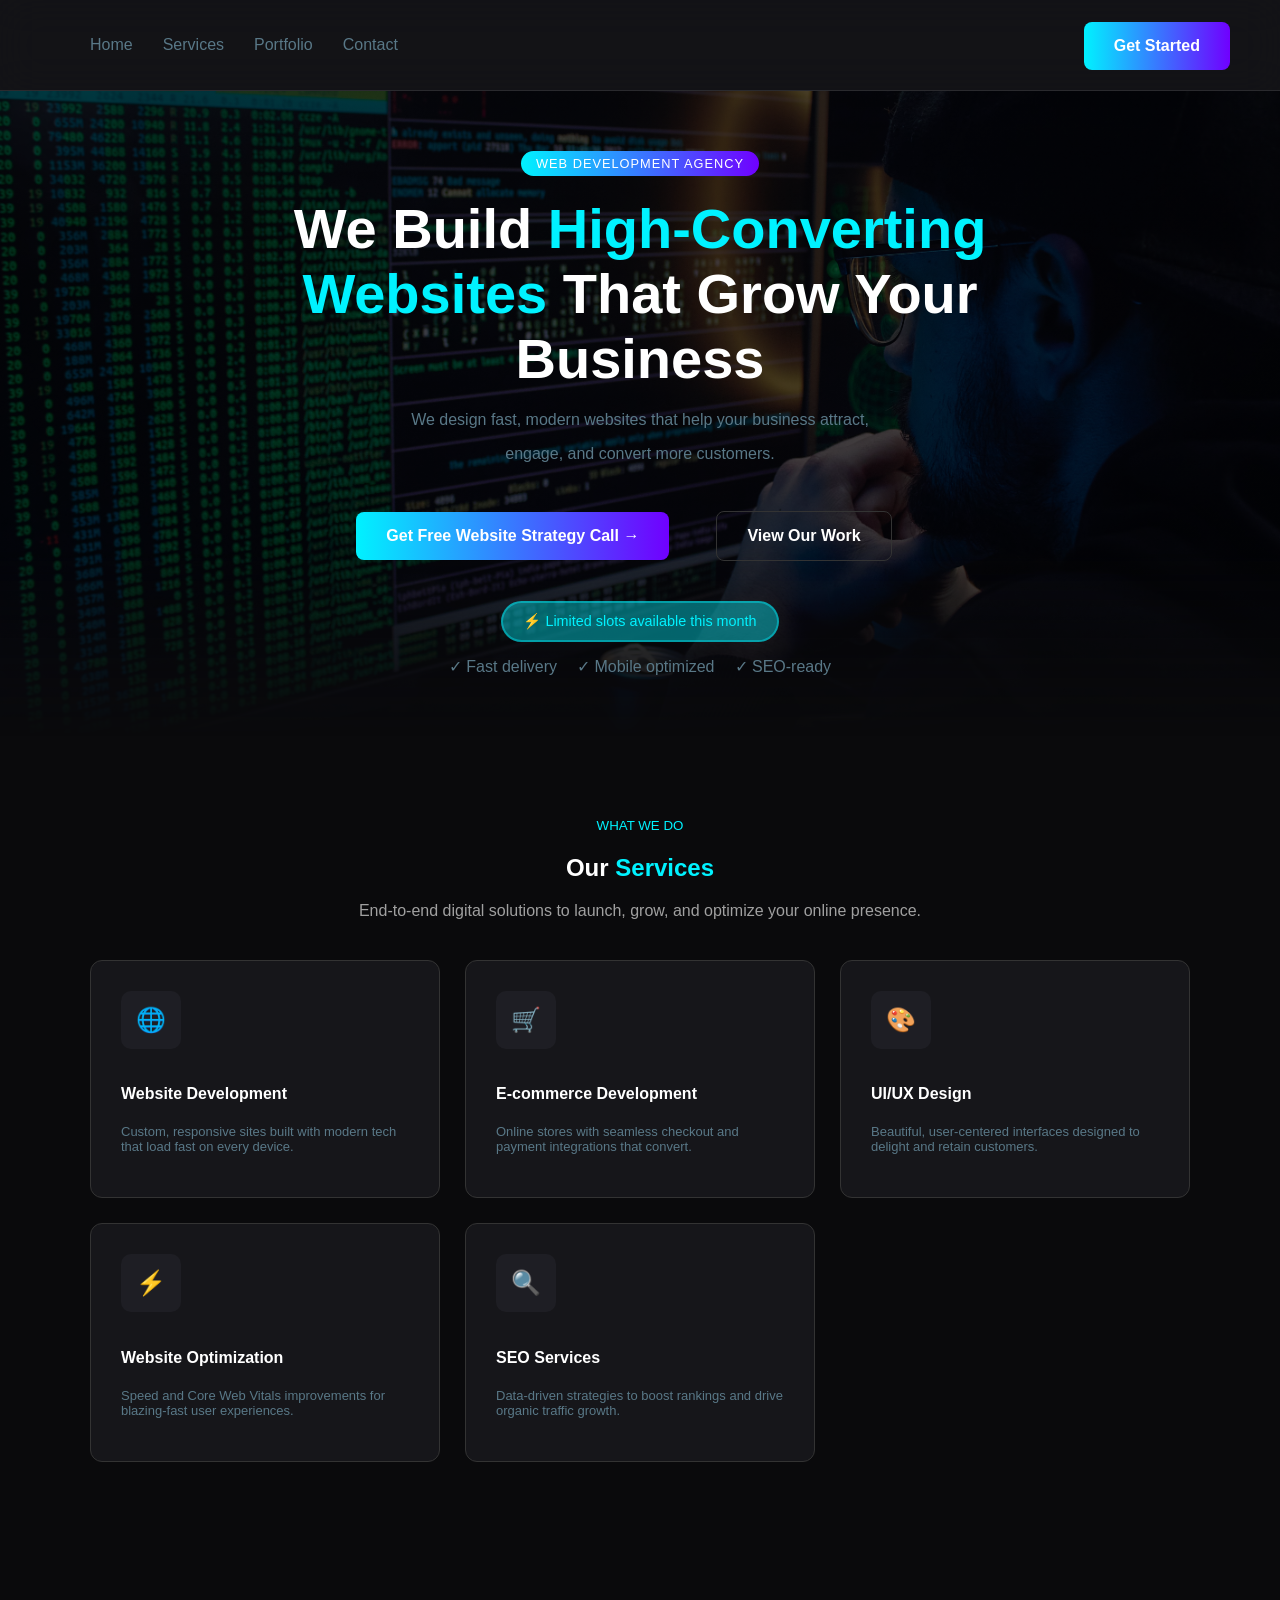
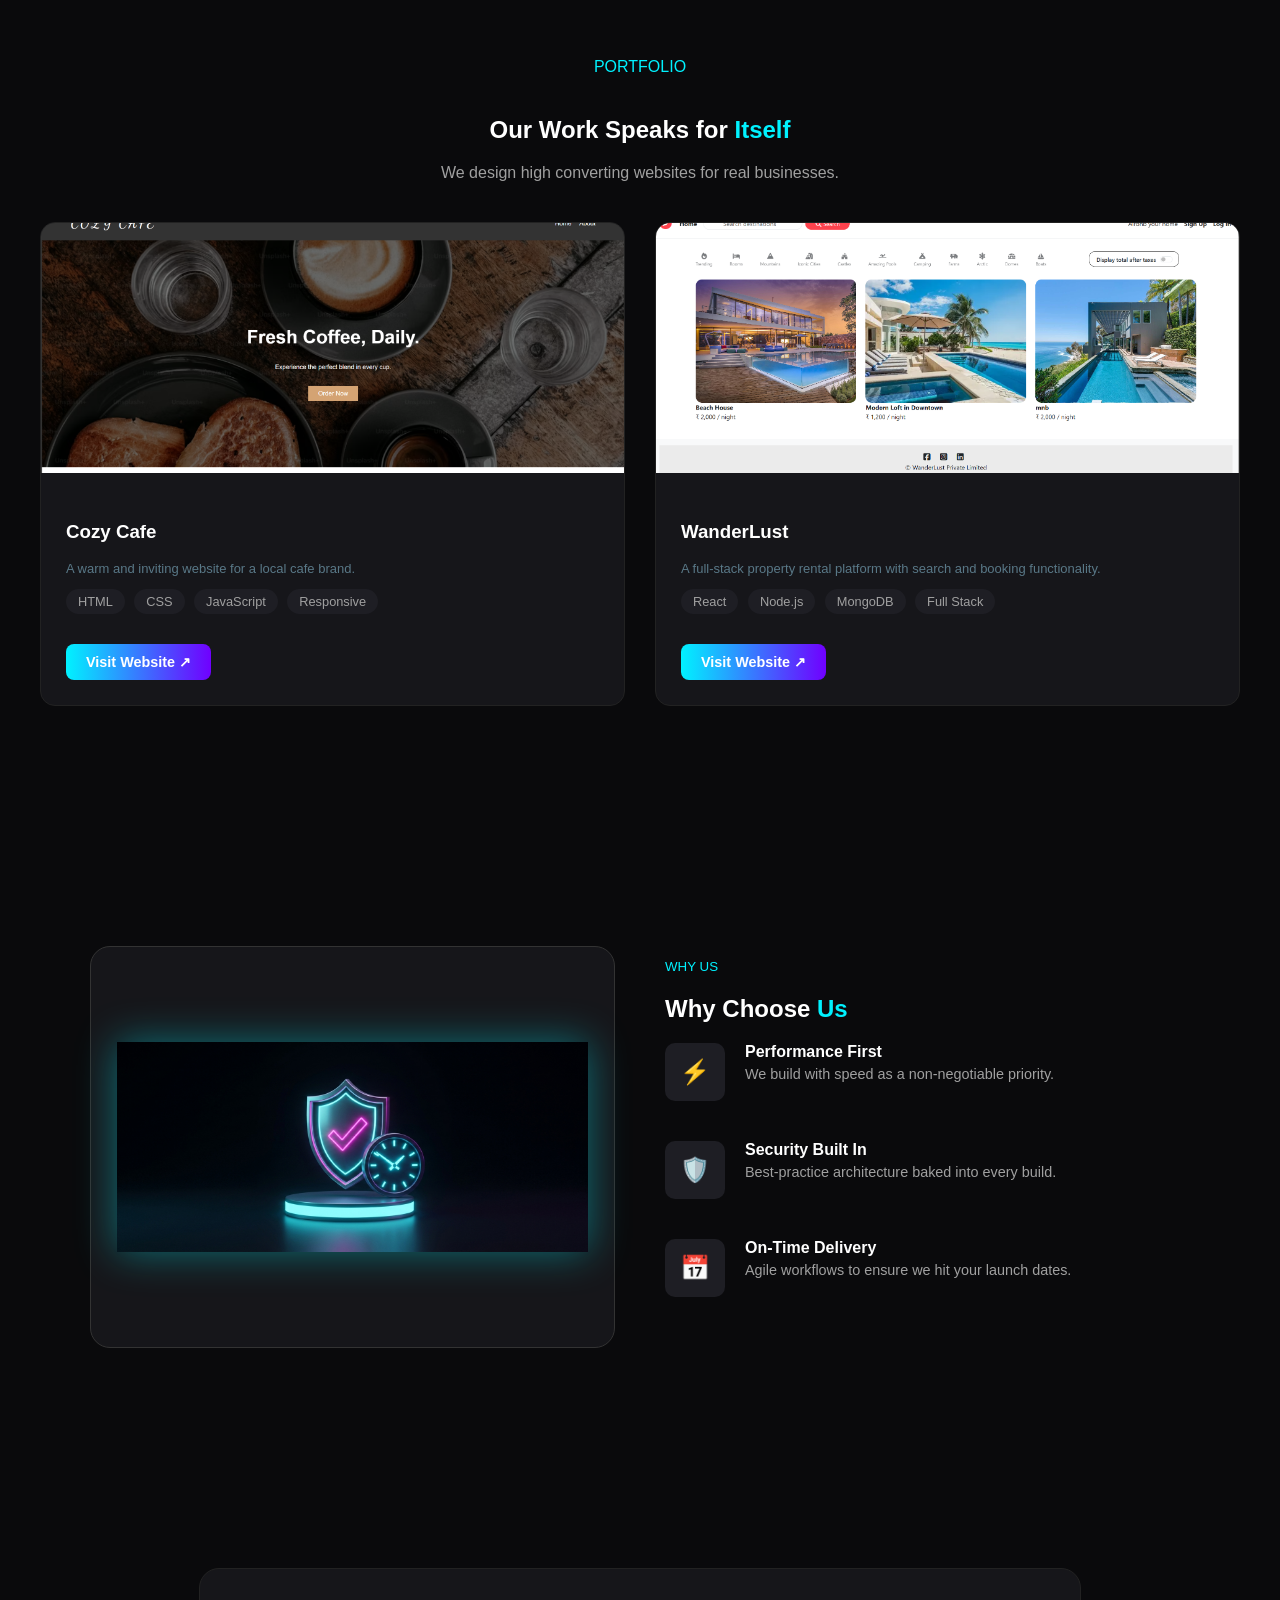
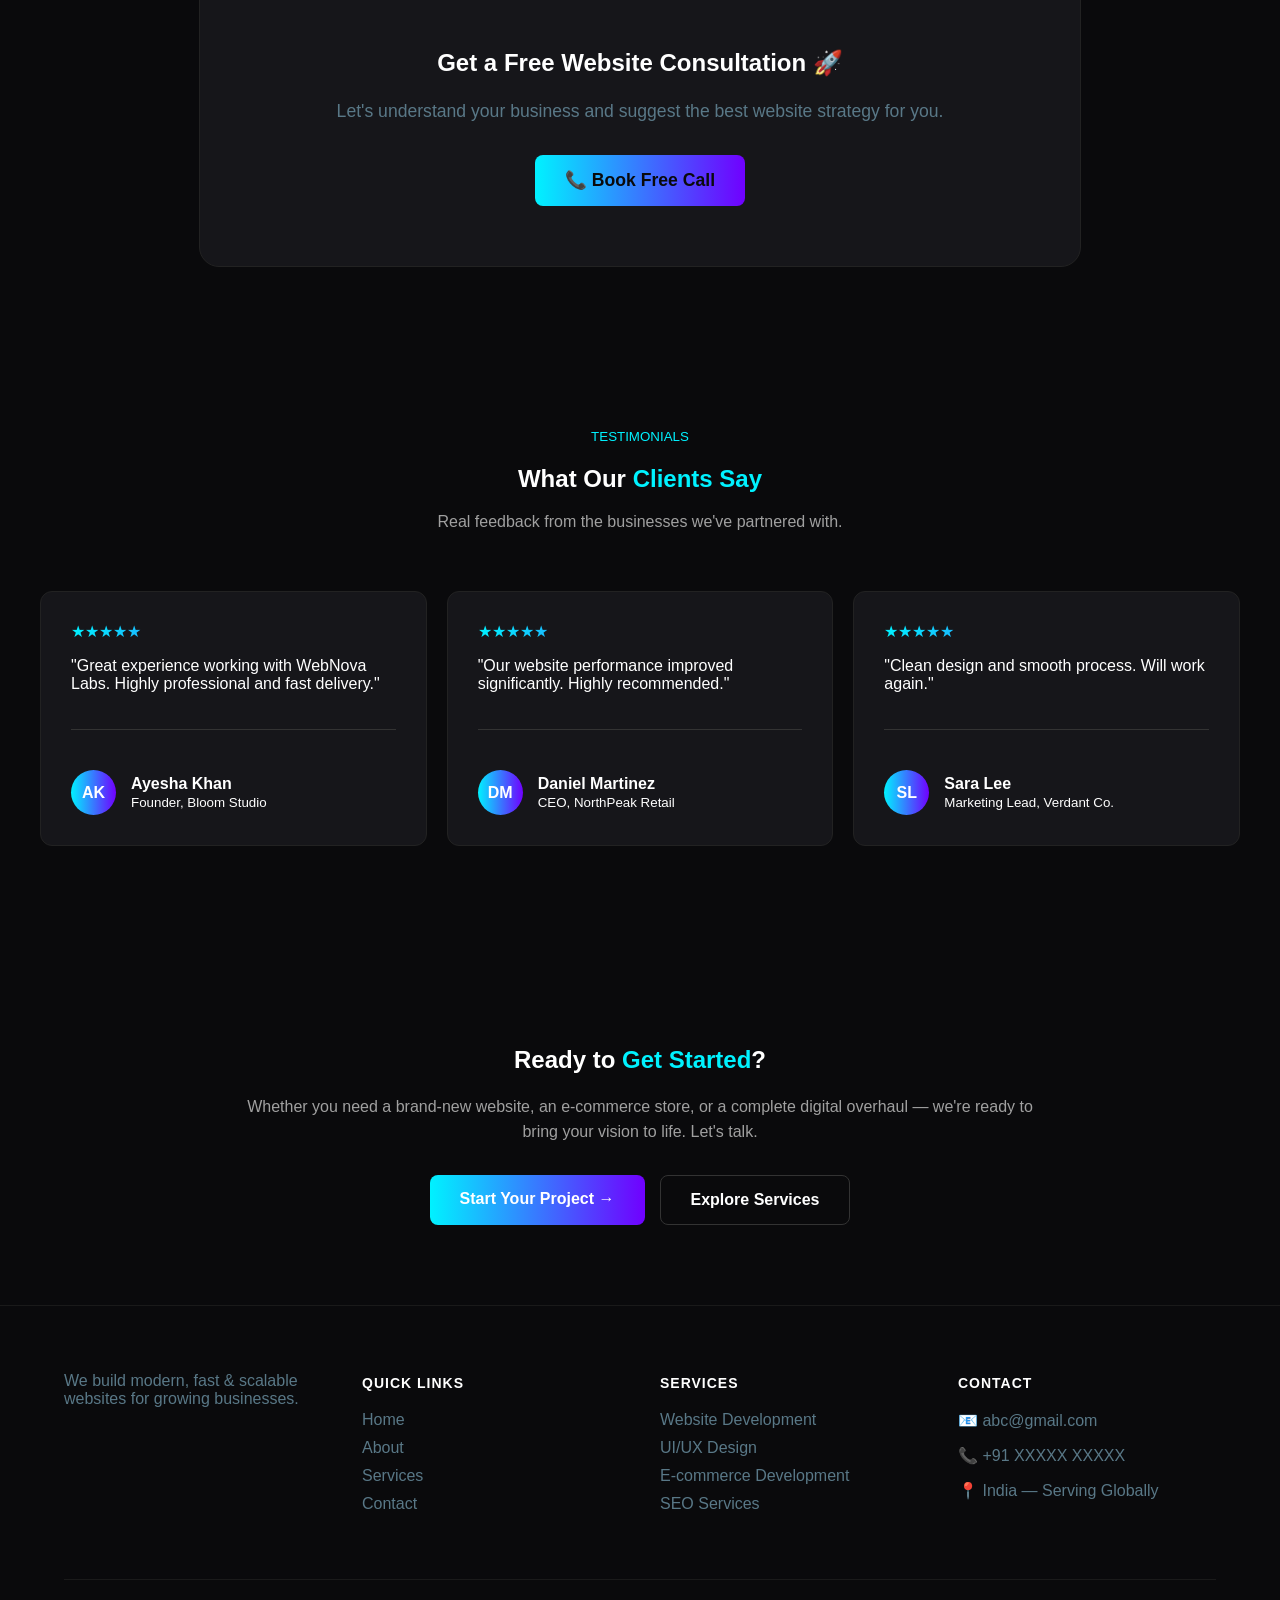
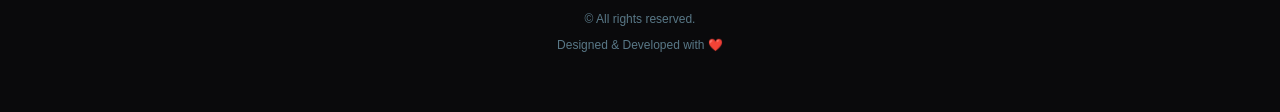
<file: index.html>
<!DOCTYPE html>
<html lang="en">
<head>
    <meta charset="UTF-8">
    <meta name="viewport" content="width=device-width, initial-scale=1.0">
    <title>WebNova Labs | High-Performance Web Development</title>
    <link rel="stylesheet" href="style.css">
</head>
<body>
    <header>
        <nav class="navbar">
            <ul class="nav-links">
                <li><a href="#home">Home</a></li>
                <li><a href="#services">Services</a></li>
                <li><a href="#portfolio">Portfolio</a></li>
                <li><a href="contact.html">Contact</a></li>
            </ul>

            <a href="contact.html" class="primary-btn">Get Started</a>

            <div class="hamburger" id="hamburger">
                <div class="bar"></div>
                <div class="bar"></div>
                <div class="bar"></div>
            </div>
        </nav>
    </header>

    <!-- Hero Section -->
    <section class="hero">
        <div class="hero-tag">WEB DEVELOPMENT AGENCY</div>
        <h1>We Build <span class="highlight">High-Converting Websites</span> That Grow Your Business</h1>
        <p>We design fast, modern websites that help your business attract,</p>
        <p>engage, and convert more customers.</p>
        <div class="cta-group">
            <a href="contact.html" class="primary-btn">Get Free Website Strategy Call →</a>
            <a href="#portfolio" class="secondary-btn">View Our Work</a>
        </div>
        <div class="hero-footer">
            <div class="badge"><span class="highlight">⚡ Limited slots available this month</span></div>
            <div class="features-list">
                <span>✓ Fast delivery</span> <span>✓ Mobile optimized</span> <span>✓ SEO-ready</span>
            </div>
        </div>
    </section>

    <!-- Services -->
    <section id="services" class="services">
        <small><span class="highlight">WHAT WE DO</span></small>
        <h2>Our <span class="highlight">Services</span></h2>
        <p class="subtitle">End-to-end digital solutions to launch, grow, and optimize your online presence.</p>
        <div class="services-grid">
            <div class="card">
                <div class="f-icon">🌐</div>
                <h4>Website Development</h4>
                <p>Custom, responsive sites built with modern tech that load fast on every device.</p>
            </div>
            <div class="card">
                <div class="f-icon">🛒</div>
                <h4>E-commerce Development</h4>
                <p>Online stores with seamless checkout and payment integrations that convert.</p>
            </div>
            <div class="card">
                <div class="f-icon">🎨</div>
                <h4>UI/UX Design</h4>
                <p>Beautiful, user-centered interfaces designed to delight and retain customers.</p>
            </div>
            <div class="card">
                <div class="f-icon">⚡</div>
                <h4>Website Optimization</h4>
                <p>Speed and Core Web Vitals improvements for blazing-fast user experiences.</p>
            </div>
            <div class="card">
                <div class="f-icon">🔍</div>
                <h4>SEO Services</h4>
                <p>Data-driven strategies to boost rankings and drive organic traffic growth.</p>
            </div>
        </div>
    </section>

    <!-- Portfolio Preview -->
    <section id="portfolio" class="portfolio">
        <p class="subtitle"><span class="highlight">PORTFOLIO</span></p>
        <h2>Our Work Speaks for <span class="highlight">Itself</span></h2>
        <p class="subtitle">We design high converting websites for real businesses.</p>
        
        <div class="portfolio-grid">
            <div class="project-card">
                <img src="portfolio1.png" alt="Cozy Cafe">
                <div class="project-content">
                    <h3>Cozy Cafe</h3>
                    <p>A warm and inviting website for a local cafe brand.</p>
                    <div class="tags">
                        <span>HTML</span> <span>CSS</span> <span>JavaScript</span> <span>Responsive</span>
                    </div>
                    <div class="project-btns">
                        <a href="https://illustrious-banoffee-2e2da3.netlify.app/" class="primary-btn">Visit Website ↗</a>
                    </div>
                </div>
            </div>

            <div class="project-card">
                <img src="portfolio2.png" alt="WanderLust">
                <div class="project-content">
                    <h3>WanderLust</h3>
                    <p>A full-stack property rental platform with search and booking functionality.</p>
                    <div class="tags">
                        <span>React</span> <span>Node.js</span> <span>MongoDB</span> <span>Full Stack</span>
                    </div>
                    <div class="project-btns">
                        <a href="https://wanderlust-yvnn.onrender.com/listings" class="primary-btn">Visit Website ↗</a>
                    </div>
                </div>
            </div>
        </div>
    </section>



    <!-- Why Choose Us -->
    <section id="why-us" class="why-us">
        <div class="why-container">
            <!-- Visual Side -->
            <div class="why-visual">
                <div class="placeholder-box">
                    <img src="Image1.png" alt="Why Choose Us" class="visual-asset">
                </div>
            </div>

            <!-- Content Side -->
            <div class="why-content">
                <small><span class="highlight">WHY US</span></small>
                <h2>Why Choose <span class="highlight">Us</span></h2>
                
                <div class="feature-list">
                    <div class="feature-item">
                        <div class="f-icon">⚡</div>
                        <div>
                            <h4>Performance First</h4>
                            <p>We build with speed as a non-negotiable priority.</p>
                        </div>
                    </div>
                    <div class="feature-item">
                        <div class="f-icon">🛡️</div>
                        <div>
                            <h4>Security Built In</h4>
                            <p>Best-practice architecture baked into every build.</p>
                        </div>
                    </div>
                    <div class="feature-item">
                        <div class="f-icon">📅</div>
                        <div>
                            <h4>On-Time Delivery</h4>
                            <p>Agile workflows to ensure we hit your launch dates.</p>
                        </div>
                    </div>
                </div>
            </div>
        </div>
    </section>

    <!-- CTA section -->
    <section class="cta-banner">
        <div class="cta-box">
            <h2>Get a Free Website Consultation 🚀</h2>
            <p>Let's understand your business and suggest the best website strategy for you.</p>
            <a href="contact.html" class="primary-btn">📞 Book Free Call</a>
        </div>
    </section>


    <!-- Testimonials -->
     <section class="testimonials">
        <small><span class="highlight">TESTIMONIALS</span></small>
        <h2>What Our <span class="highlight">Clients Say</span></h2>
        <p class="subtitle">Real feedback from the businesses we've partnered with.</p>

        <div class="testimonial-grid">
            <!-- Card 1 -->
            <div class="testi-card card">
                <div class="stars">★★★★★</div>
                <p>"Great experience working with WebNova Labs. Highly professional and fast delivery."</p>
                <hr>
                <div class="user-info">
                    <div class="avatar">AK</div>
                    <div><strong>Ayesha Khan</strong><br><small>Founder, Bloom Studio</small></div>
                </div>
            </div>
            <!-- Card 2 -->
            <div class="testi-card card">
                <div class="stars">★★★★★</div>
                <p>"Our website performance improved significantly. Highly recommended."</p>
                <hr>
                <div class="user-info">
                    <div class="avatar">DM</div>
                    <div><strong>Daniel Martinez</strong><br><small>CEO, NorthPeak Retail</small></div>
                </div>
            </div>
            <!-- Card 3 -->
            <div class="testi-card card">
                <div class="stars">★★★★★</div>
                <p>"Clean design and smooth process. Will work again."</p>
                <hr>
                <div class="user-info">
                    <div class="avatar">SL</div>
                    <div><strong>Sara Lee</strong><br><small>Marketing Lead, Verdant Co.</small></div>
                </div>
            </div>
        </div>
    </section>

    <!-- ContactSection -->
    <section class="contact-banner">
        <h2>Ready to <span class="highlight">Get Started</span>?</h2>
        <p>Whether you need a brand-new website, an e-commerce store, or a complete digital overhaul — we're ready to bring your   vision to life. Let's talk.</p>

        <div class="contact-buttons">
            <a href="contact.html" class="primary-btn">Start Your Project →</a>
            <a href="#services" class="secondary-btn">Explore Services</a>
        </div>
    </section>

    <footer class="footer">
        <div class="footer-container">
            <!-- Logo & Tagline -->
            <div class="footer-col">
                <p>We build modern, fast & scalable websites for growing businesses.</p>
            </div>

            <!-- Links Columns -->
            <div class="footer-col">
                <h4>QUICK LINKS</h4>
                <ul>
                    <li><a href="#home">Home</a></li>
                    <li><a href="#about">About</a></li>
                    <li><a href="#services">Services</a></li>
                    <li><a href="contact.html">Contact</a></li>
                </ul>
            </div>

            <div class="footer-col">
                <h4>SERVICES</h4>
                <ul>
                    <li>Website Development</li>
                    <li>UI/UX Design</li>
                    <li>E-commerce Development</li>
                    <li>SEO Services</li>
                </ul>
            </div>

            <!-- Contact Info -->
            <div class="footer-col">
                <h4>CONTACT</h4>
                <p>📧 abc@gmail.com</p>
                <p>📞 +91 XXXXX XXXXX</p>
                <p>📍 India — Serving Globally</p>
            </div>
        </div>

        <!-- Bottom Bar -->
        <div class="footer-bottom">
            <p>&copy; All rights reserved.</p>
            <p>Designed & Developed with ❤️</p>
        </div>
    </footer>


    <div id="mobile-menu" class="mobile-menu">
        <button class="close-btn">&times;</button>
        <ul>
            <li><a href="#home">Home</a></li>
            <li><a href="#services">Services</a></li>
            <li><a href="#portfolio">Portfolio</a></li>
            <li><a href="contact.html">Contact</a></li>
        </ul>
        <a href="contact.html" class="primary-btn">Get Started</a>
    </div>
    <script src="app.js"></script>
</body>
</html>
</file>
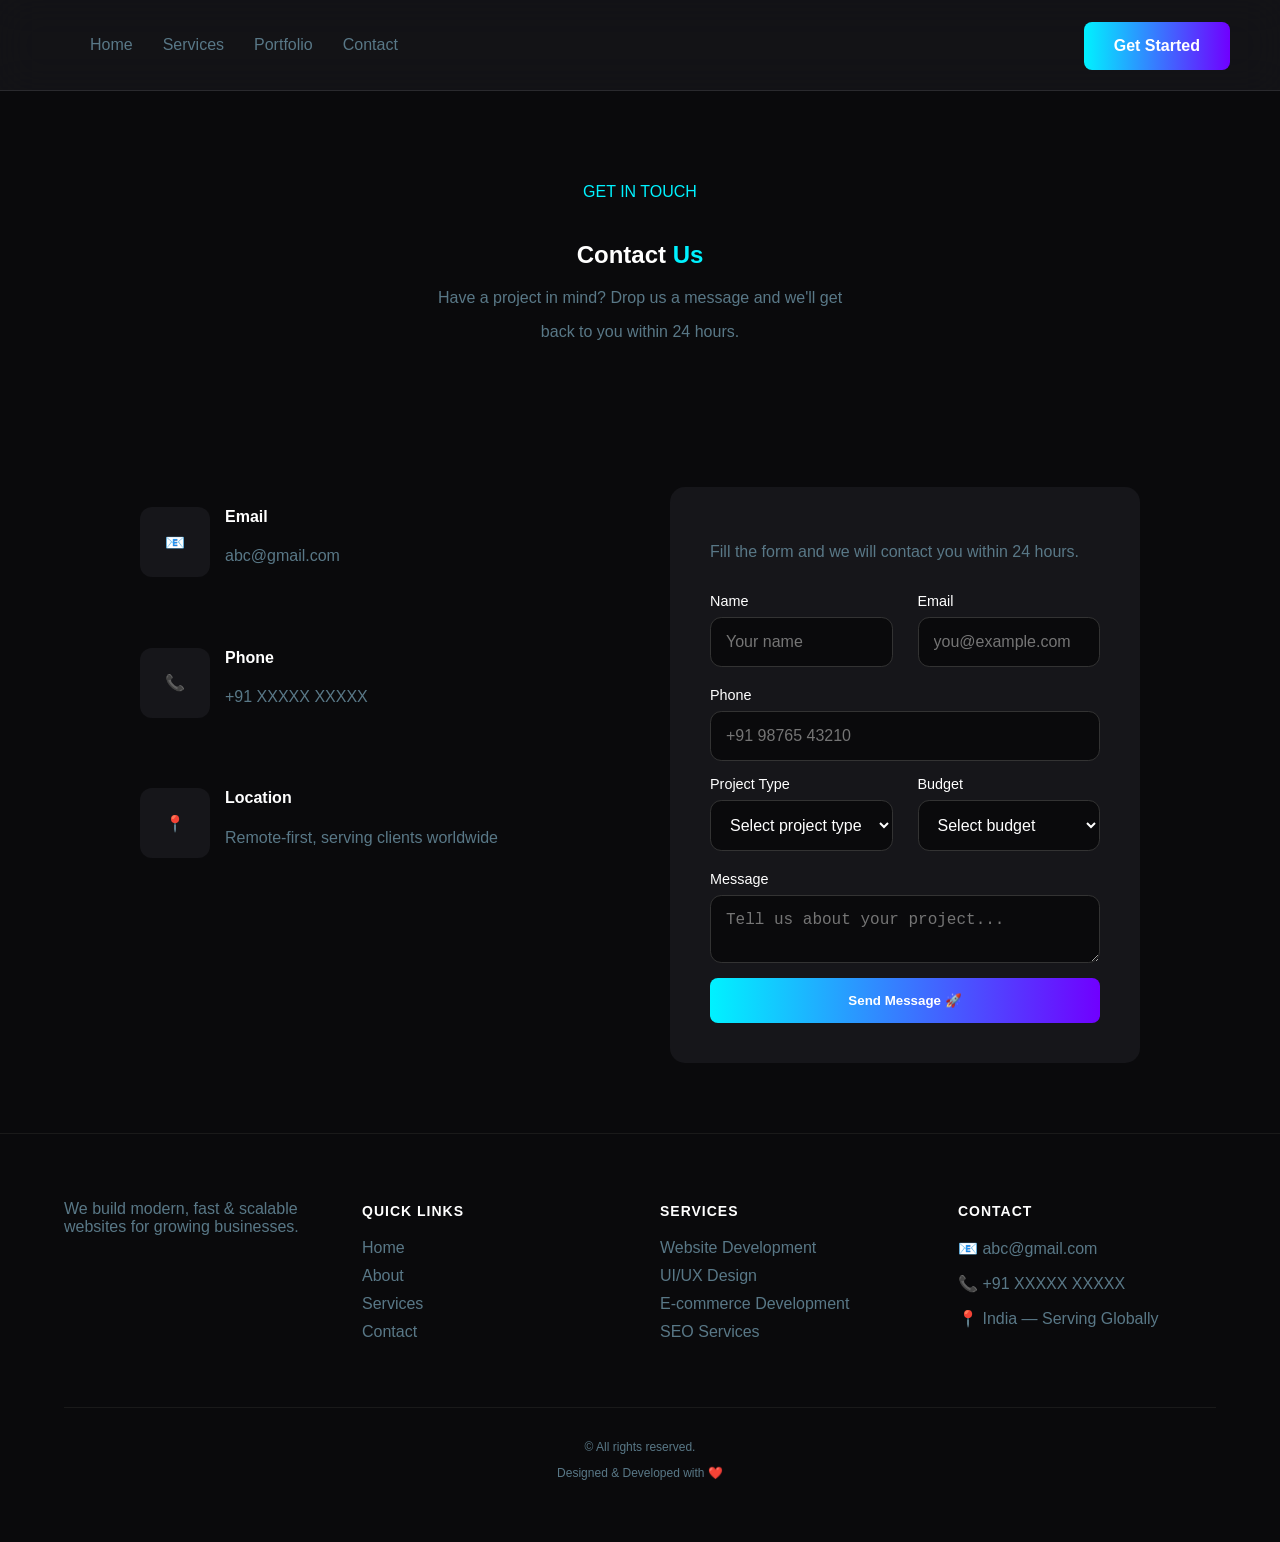
<file: contact.html>
<!DOCTYPE html>
<html lang="en">
<head>
    <meta name="viewport" content="width=device-width, initial-scale=1.0">
    <link rel="stylesheet" href="style.css">
    <title>Contact Us | WebNova Labs</title>
</head>
<body class="dark-theme">

    <header>
        <nav class="navbar">
            <ul class="nav-links">
                <li><a href="index.html">Home</a></li>
                <li><a href="index.html#services">Services</a></li>
                <li><a href="index.html#portfolio">Portfolio</a></li>
                <li><a href="contact.html">Contact</a></li>
            </ul>
            <a href="contact.html" class="primary-btn">Get Started</a>

            <div class="hamburger" id="hamburger">
                <div class="bar"></div>
                <div class="bar"></div>
                <div class="bar"></div>
            </div>
        </nav>
    </header>

    <!--Contact Header Section -->
    <section class="contact-header">
        <p class="subtitle"><span class="highlight">GET IN TOUCH</span></p>
        <h1>Contact <span class="highlight">Us</span></h1>
        <p class="description">Have a project in mind? Drop us a message and we'll get</p>
        <p class="description">back to you within 24 hours.</p>
    </section>

    <!-- Main Content Section -->
    <section class="contact-container">
        <!-- Left Column: Info -->
        <div class="contact-info">
            <div class="info-card"><div class="icon">📧</div> <div><h4>Email</h4><p>abc@gmail.com</p></div></div>
            <div class="info-card"><div class="icon">📞</div> <div><h4>Phone</h4><p>+91 XXXXX XXXXX</p></div></div>
            <div class="info-card"><div class="icon">📍</div> <div><h4>Location</h4><p>Remote-first, serving clients worldwide</p></div></div>
        </div>

        <!-- Right Column: Form -->
        <form class="contact-form" id="contact-form">
            <p>Fill the form and we will contact you within 24 hours.</p>
            
            <div class="row">
                <div class="form-group">
                    <h4>Name</h4>
                    <input type="text" placeholder="Your name">
                </div>
                <div class="form-group">
                    <h4>Email</h4>
                    <input type="email" placeholder="you@example.com">
                </div>
            </div>

            <div class="form-group">
                <h4>Phone</h4>
                <input type="tel" placeholder="+91 98765 43210" class="full-width">
            </div>

            <div class="row">
                <div class="form-group">
                    <h4>Project Type</h4>
                    <select>
                        <option value="" disabled selected>Select project type</option>
                        <option value="business">Business</option>
                        <option value="e-commerce">E-commerce</option>
                        <option value="landing">Landing Page</option>
                    </select>
                </div>
                <div class="form-group">
                    <h4>Budget</h4>
                    <select>
                        <option value="" disabled selected>Select budget</option>
                        <option value="10k-20k">10k-20k</option>
                        <option value="20k-50k">20k-50k</option>
                        <option value=">50k">>50k</option>
                    </select>
                </div>
            </div>

            <div class="form-group">
                <h4>Message</h4>
                <textarea placeholder="Tell us about your project..."></textarea>
            </div>

            <button type="submit" class="submit-btn">Send Message 🚀</button>
        </form>
    </section>

    <footer class="footer">
        <div class="footer-container">
            <!-- Logo & Tagline -->
            <div class="footer-col">
                <p>We build modern, fast & scalable websites for growing businesses.</p>
            </div>

            <!-- Links Columns -->
            <div class="footer-col">
                <h4>QUICK LINKS</h4>
                <ul>
                    <li><a href="#home">Home</a></li>
                    <li><a href="#about">About</a></li>
                    <li><a href="#services">Services</a></li>
                    <li><a href="contact.html">Contact</a></li>
                </ul>
            </div>

            <div class="footer-col">
                <h4>SERVICES</h4>
                <ul>
                    <li>Website Development</li>
                    <li>UI/UX Design</li>
                    <li>E-commerce Development</li>
                    <li>SEO Services</li>
                </ul>
            </div>

            <!-- Contact Info -->
            <div class="footer-col">
                <h4>CONTACT</h4>
                <p>📧 abc@gmail.com</p>
                <p>📞 +91 XXXXX XXXXX</p>
                <p>📍 India — Serving Globally</p>
            </div>
        </div>

        <!-- Bottom Bar -->
        <div class="footer-bottom">
            <p>&copy; All rights reserved.</p>
            <p>Designed & Developed with ❤️</p>
        </div>
    </footer>


    <div id="mobile-menu" class="mobile-menu">
        <button class="close-btn">&times;</button>
        <ul>
            <li><a href="index.html">Home</a></li>
            <li><a href="index.html#services">Services</a></li>
            <li><a href="index.html#portfolio">Portfolio</a></li>
            <li><a href="contact.html">Contact</a></li>
        </ul>
        <a href="contact.html" class="primary-btn">Get Started</a>
    </div>
    <script src="app.js"></script>
</body>
</html>
</file>
<file: style.css>
/* Modern Dark Theme Variables */
:root {
    --bg-dark: #0a0a0c;
    --card-bg: #16161a;
    --accent-blue: #00f2ff; /* Electric Cyan */
    --text-main: #ffffff;
    --text-muted: #a0a0a0;
    --primary-gradient: linear-gradient(90deg, #00f2ff, #7000ff);
}
body {
    background-color: var(--bg-dark);
    color: var(--text-main);
    font-family: 'Inter', -apple-system, sans-serif;
    overflow-x: hidden;
    margin: 0;
    padding: 0;
}
html {
    scroll-behavior: smooth;
}
h1, h2 { color: var(--text-main); }


/* navbar */
header {
    position: sticky;
    top: 0;
    z-index: 1000;
    width: 100%;
    background-color: rgba(22, 22, 26, 0.8);
    backdrop-filter: blur(20px);
    border-bottom: 1px solid rgba(255, 255, 255, 0.1);
}

.navbar {
    display: flex;
    justify-content: space-between; 
    align-items: flex-end;
    padding: 20px 50px;
}

.nav-links {
    display: flex;
    list-style: none;
    gap: 30px;
}

.nav-links a {
    text-decoration: none;
    color: #597887;
    font-weight: 500;
    transition: 0.3s;
}

.nav-links a:hover {
    color: var(--accent-blue); 
}

.navbar .primary-btn {
    background: linear-gradient(90deg, #00f2ff, #7000ff);
    text-decoration: none;
    border-radius: 8px;
}

.hamburger {
    display: none; 
    cursor: pointer;
    position: relative;
    z-index: 10000; 
}

@media (max-width: 768px) {
    .nav-links { display: none; }
    .navbar .primary-btn {display: none;}
    .hamburger { display: block; margin-left: auto; cursor: pointer; }
    
    .navbar { padding: 20px; }
}

#mobile-menu {
    position: fixed;
    top: 0;
    left: 0;
    width: 100vw;       
    height: 50vh;      
    
    display: flex;
    flex-direction: column;
    justify-content: center;
    align-items: left;
    padding-left: 1rem;
    padding-right: 1rem;

    background-color: var(--bg-dark);
    z-index: 9999;
    
    transform: translateY(-100%);
    transition: transform 0.3s ease-in-out;
}
#mobile-menu.active {
    transform: translateY(0);
}
.mobile-menu .primary-btn{
    margin-right: 3rem;
}


/* Close Button Styling */
.close-btn {
    position: absolute;
    top: 20px;
    right: 20px;
    background: transparent;
    margin-right: 3rem;
    border: none;
    font-size: xx-large;
    color: white;
    cursor: pointer;
}

#mobile-menu ul {
    list-style: none;
    padding: 0;
    text-align: left;
}

#mobile-menu ul li {
    margin: 20px 0;
}

#mobile-menu ul li a {
    color: white;
    text-decoration: none;
    font-size: 1rem;
    font-weight: 600;
}

#mobile-menu .primary-btn {
    margin-top: 10px;
    display: inline-block;
    text-align: center;
}

.bar {
    width: 20px;
    height: 3px;
    background-color: white;
    margin: 5px 0;
    transition: 0.4s;
}


/* Hero Section */
.hero {
    position: relative;
    text-align: center;
    overflow: hidden; 
    width: 100%;
    padding-left: 10px;
    padding-right: 10px;
    box-sizing: border-box;
}
.hero::before {
    content: "";
    position: absolute;
    top: 0;
    left: 0;
    width: 100%;
    height: 100%;
    z-index: -1; 
    
    /* The Background Image */
    background-image: 
        linear-gradient(rgba(0, 0, 0, 0.7), rgba(0, 0, 0, 0.7)), 
        url('hero.jpg');
    background-size: cover;
    background-position: center; 
    
    -webkit-mask-image: linear-gradient(to bottom, black 10%, transparent 100%);
    mask-image: linear-gradient(to bottom, black 70%, transparent 100%);
}
.hero p{
    color: #597887;
}
.cta-group {
    display: flex;
    flex-direction: column;
    gap: 15px;              
    align-items: center;   
    margin-top: 3rem;
}
.hero a {
    margin-right: 0;        
    width: 80%;             
    max-width: 300px;
}
@media (min-width: 600px) {
    .cta-group {
        flex-direction: row;
        justify-content: center;
    }
    .hero a {
        width: auto;
        margin-right: 2rem;
    }
}
.hero-tag { 
    background: var(--primary-gradient); 
    display: inline-block; padding: 5px 15px; 
    border-radius: 20px; font-size: 0.8rem; letter-spacing: 1px;
}
.hero h1 { font-size: 3.5rem; max-width: 800px; margin: 20px auto; }
.hero-footer { margin-top: 40px; }
.badge { 
    background: rgba(0, 242, 255, 0.4); 
    display: inline-block; 
    padding: 10px 20px; 
    border-radius: 50px; 
    border: 2px solid rgba(0, 242, 255, 0.4);
    font-size: 0.9rem; 
    margin-bottom: 15px;
}
.features-list { 
    display: flex; 
    justify-content: center; 
    gap: 20px; 
    color: #597887;
}
@media (max-width: 600px) {
    .hero h1 {
        font-size: 2rem; 
    }
    .hero {
        padding: 60px 10px;
    }
}


/*services section */
.services { text-align: center; padding: 80px 20px; }


.services-grid { 
    display: grid; 
    grid-template-columns: repeat(auto-fit, minmax(300px, 1fr)); 
    gap: 25px; 
    max-width: 1100px; 
    margin: 0 auto 40px; 
}
.services-grid p{
    font-size: small;
    color: #597887;
}
.services .card { 
    padding: 30px; 
    text-align: left; 
    border-radius: 12px; 
    background: #16161a;
}
.f-icon { 
    display: inline-block; 
    background: #1e1e24; 
    padding: 12px; 
    border-radius: 8px; 
    margin-bottom: 15px; 
}


/* Cards & Portfolio */
.card, .project {
    background: var(--card-bg);
    border: 1px solid #333;
    transition: 0.3s;
}

.card:hover {
    border-color: var(--accent-blue);
    transform: translateY(-5px);
    /* box-shadow: 0 10px 20px rgba(233, 31, 31, 0.1); */
    box-shadow: 0 10px 20px rgba(140, 222, 227, 0.6);
}


/* Section Spacing */
section { padding: 60px 20px; text-align: center; }


/* portfolio section */
.portfolio-grid {
    display: grid;
    grid-template-columns: repeat(auto-fit, minmax(400px, 1fr));
    gap: 30px;
    max-width: 1200px;
    margin: 40px auto;
}
.portfolio-grid p{
    font-size: small;
    color: #597887;
}
.project-card {
    background: #16161a;
    border: 1px solid #222;
    border-radius: 15px;
    overflow: hidden;
    text-align: left;
    transition: 0.3s;
}
.project-card:hover {
    border-color: var(--accent-blue);
    transform: translateY(-5px);
    /* box-shadow: 0 10px 20px rgba(233, 31, 31, 0.1); */
    box-shadow: 0 10px 20px rgba(140, 222, 227, 0.6);
}
.project-card img {
    width: 100%;
    height: 250px;
    object-fit: cover;
}

.project-content { padding: 25px; }

.tags span {
    display: inline-block;
    background: #1e1e24;
    padding: 5px 12px;
    border-radius: 20px;
    font-size: 0.8rem;
    color: var(--text-muted);
    margin-right: 5px;
    margin-bottom: 10px;
}

.project-btns {
    display: flex;
    gap: 10px;
    margin-top: 20px;
}

.project-btns .primary-btn { padding: 10px 20px; font-size: 0.9rem; }
.project-btns .secondary-btn { padding: 10px 20px; font-size: 0.9rem; }

.services-grid, .portfolio-grid {
    grid-template-columns: repeat(auto-fit, minmax(280px, 1fr));
    padding: 0 20px; 
}


/* Why Choose Us */
.why-container { 
    display: flex; 
    align-items: center; 
    gap: 50px; 
    max-width: 1100px; 
    margin: auto; 
    padding: 80px 20px; 
}

.visual-asset {
    max-width: 90%;
    max-height: 90%;
    object-fit: cover;
    filter: drop-shadow(0 0 20px rgba(0, 242, 255, 0.4));
}

.why-visual { 
    flex: 1;
}

.why-content { 
    flex: 1;
    text-align: left; 
}

.placeholder-box { 
    background: #16161a; 
    height: 400px; 
    border-radius: 20px; 
    display: flex; 
    align-items: center; 
    justify-content: center; 
    font-size: 5rem;
    border: 1px solid #333;
}

.feature-item { 
    display: flex; 
    align-items: flex-start; 
    gap: 20px; 
    margin-bottom: 25px; 
}

.f-icon { 
    background: #1e1e24; 
    padding: 15px; 
    border-radius: 10px; 
    font-size: 1.5rem;
}

.feature-item h4 { margin: 0; color: white; }
.feature-item p { margin: 5px 0 0; color: var(--text-muted); font-size: 0.9rem; }

@media (max-width: 900px) {
    .why-container {
        flex-direction: column;
        text-align: center;
    }
    .why-content { text-align: center; }
}

/* CTA Container */
.cta-banner { 
    padding: 80px 20px; 
    background-color: var(--bg-dark); 
}

.cta-box {
    max-width: 800px;
    margin: 0 auto;
    padding: 60px 40px;
    background: #16161a; 
    border: 1px solid #222;
    border-radius: 20px;
    text-align: center;
}

.cta-box h2 {
    font-size: 1.5rem;
    margin-bottom: 20px;
    color: var(--text-main);
}

.cta-box p {
    color: #597887;
    font-size: 1.1rem;
    margin-bottom: 30px;
    line-height: 1.6;
}

.cta-box .primary-btn {
    display: inline-flex;
    color: #0a0a0c;
    align-items: center;
    /* gap: 2px; */
    font-size: 1.1rem;
}

.cta-box .icon{
    background-color: transparent;
}


/* Testimonials */
.testimonials { text-align: center; padding: 80px 20px; color: white; }
.highlight { color: var(--accent-blue); }
.subtitle { color: var(--text-muted); margin-bottom: 40px; }


.testimonial-grid {
    display: grid;
    grid-template-columns: repeat(auto-fit, minmax(300px, 1fr));
    gap: 20px;
    padding: 20px;
    max-width: 1200px;
    margin: 0 auto;
}

.testi-card {
     background: #16161a; 
    padding: 30px; 
    border-radius: 12px; 
    border: 1px solid #222; 
    text-align: left; 
    display: flex;
    flex-direction: column;
    justify-content: space-between;
}

.card:hover {
    border-color: var(--accent-blue);
    transform: translateY(-5px);
    /* box-shadow: 0 10px 20px rgba(233, 31, 31, 0.1); */
    box-shadow: 0 10px 20px rgba(140, 222, 227, 0.6);
}

.stars {
    background: var(--primary-gradient);
    -webkit-background-clip: text; /* For Chrome/Safari/Edge */
    background-clip: text;         /* The official standard */
    -webkit-text-fill-color: transparent;
}

.user-info { 
    display: flex; 
    align-items: center; 
    gap: 15px; 
    margin-top: 20px; 
}

.avatar {
    width: 45px;
    height: 45px;
    border-radius: 50%;
    display: flex;
    align-items: center;
    justify-content: center;
    font-weight: bold;
    color: #fff; 
    background: var(--primary-gradient);
}

hr { border: 0; border-top: 1px solid #333; margin: 20px 0; }

blockquote { font-style: italic; font-size: 1.2rem; margin: 20px auto; max-width: 700px; }

/* Contact Section */
.contact-banner { 
    text-align: center; 
    padding: 80px 20px; 
    max-width: 800px; 
    margin: auto; 
}

.contact-banner p { 
    color: var(--text-muted); 
    margin-bottom: 30px; 
    line-height: 1.6;
}

.contact-buttons { 
    display: flex; 
    justify-content: center; 
    gap: 15px; 
}

.primary-btn {
    background: linear-gradient(90deg, #00f2ff, #7000ff);
    color: white;
    padding: 15px 30px;
    text-decoration: none;
    border: none;
    border-radius: 8px;
    cursor: pointer;
    font-weight: bold;
    transition: 0.3s;
}

.secondary-btn {
    background: transparent;
    color: white;
    padding: 15px 30px;
    text-decoration: none;
    border: 1px solid #333;
    border-radius: 8px;
    cursor: pointer;
    font-weight: bold;
    transition: 0.3s;
}

.secondary-btn:hover { border-color: var(--accent-blue); }

@media (max-width: 600px) {
    .contact-buttons { flex-direction: column; }
}


/* Contact Form */
input, textarea {
    background: #1e1e24;
    border: 1px solid #333;
    color: white;
    padding: 15px;
}

input:focus {
    border-color: var(--accent-blue);
    outline: none;
}


/* Animation classes */
.fade-in {
    opacity: 0;
    transform: translateY(20px);
    transition: opacity 0.8s ease-out, transform 0.8s ease-out;
}

.fade-in.visible {
    opacity: 1;
    transform: translateY(0);
}


/*Contact.html Layout */
.contact-header{ 
   text-align: center;
   margin-top: 1rem;
}

.description{
    color: #597887;
}
.contact-container { 
    display: grid; 
    grid-template-columns: 1fr 1fr; 
    gap: 60px; 
    max-width: 1000px; 
    margin: 50px auto; 
    padding: 20px; 
}

@media (max-width: 992px) {
    .contact-container {
        grid-template-columns: 1fr;
        gap: 30px;
        margin: 30px auto;
    }

    .contact-info {
        align-items: center;
        text-align: center;
    }

    .info-card {
        justify-content: center; 
        width: 100%;
        max-width: 350px;
    }

    .contact-form .row {
        display: flex;
        flex-direction: column;
        gap: 15px;
    }

    .form-group {
        width: 100%;
    }
}

.full-width, textarea, select, input {
    width: 100%;
    box-sizing: border-box;
}


@media (max-width: 600px) {
    .contact-header h1 {
        font-size: 2rem;
    }
    .contact-form {
        padding: 20px; 
    }
}

.contact-info {
    display: flex;
    flex-direction: column;
    justify-content: flex-start; 
    text-align: left;            
}

.info-card {
    display: flex;
    align-items: center; 
    justify-content: flex-start;
    gap: 15px; 
    margin-bottom: 30px;
}

.icon {
    background: #16161a; 
    padding: 15px; 
    border-radius: 12px;
    width: 40px;
    height: 40px; 
    display: flex;
    justify-content: center;
    text-align: center;
    align-items: center;
    flex-shrink: 0; 
}

.contact-form { 
    background: #16161a; 
    padding: 40px; 
    border-radius: 15px; 
}

.contact-form p, .info-card p{
    color: #597887;
    margin-bottom: 2rem;
    text-align: left;
}

.row { 
    display: grid; 
    grid-template-columns: 1fr 1fr; 
    gap: 25px; 
    margin-bottom: 5px; 
}

.form-group {
    display: flex;
    flex-direction: column;
    margin-bottom: 15px; 
}

.form-group h4 {
    text-align: left;
    margin: 0 0 8px 0; 
    font-size: 0.9rem;
    color: var(--text-main);
    font-weight: 500;
}

.form-group input, .form-group select, .form-group textarea {
    margin-bottom: 0;
    border-radius: 0.7rem;
    padding: 15px; 
    background: #0a0a0c; 
    border: 1px solid #333; 
    color: white; 
    font-size: 1rem;
}

.form-group input:hover, .form-group select:hover, .form-group textarea:hover{
    border-color: var(--accent-blue);
}

select {
    cursor: pointer;
}

.form-group {
    display: flex;
    flex-direction: column;
    width: 100%;
}

.submit-btn { 
    width: 100%; padding: 15px; border: none; border-radius: 8px; 
    background: linear-gradient(90deg, #00f2ff, #7000ff); 
    color: white; font-weight: bold; cursor: pointer; 
}



/* Footer */
.footer {
    background-color: #0a0a0c;
    color: #a0a0a0;
    padding: 50px 5%;
    border-top: 1px solid #1a1a1a;
}

.footer-container {
    display: grid;
    grid-template-columns: repeat(4, 1fr); /* 4 Columns */
    gap: 40px;
}

.footer-col h4 {
    color: #ffffff;
    margin-bottom: 20px;
    font-size: 14px;
    letter-spacing: 1px;
}

.footer-col ul {
    list-style: none;
    padding: 0;
}

.footer-col ul li , .footer p{
    margin-bottom: 10px;
    color: #597887;
}

.footer-col ul li a{
    color: #a0a0a0;
    color: #597887;
    text-decoration: none;
}

.footer-bottom {
    margin-top: 50px;
    padding-top: 20px;
    border-top: 1px solid #1a1a1a;
    text-align: center;
    font-size: 12px;
}

@media (max-width: 900px) {
    .footer-container {
        grid-template-columns: repeat(2, 1fr);
    }
}

@media (max-width: 600px) {
    .footer-container {
        grid-template-columns: 1fr;
    }
}
</file>
